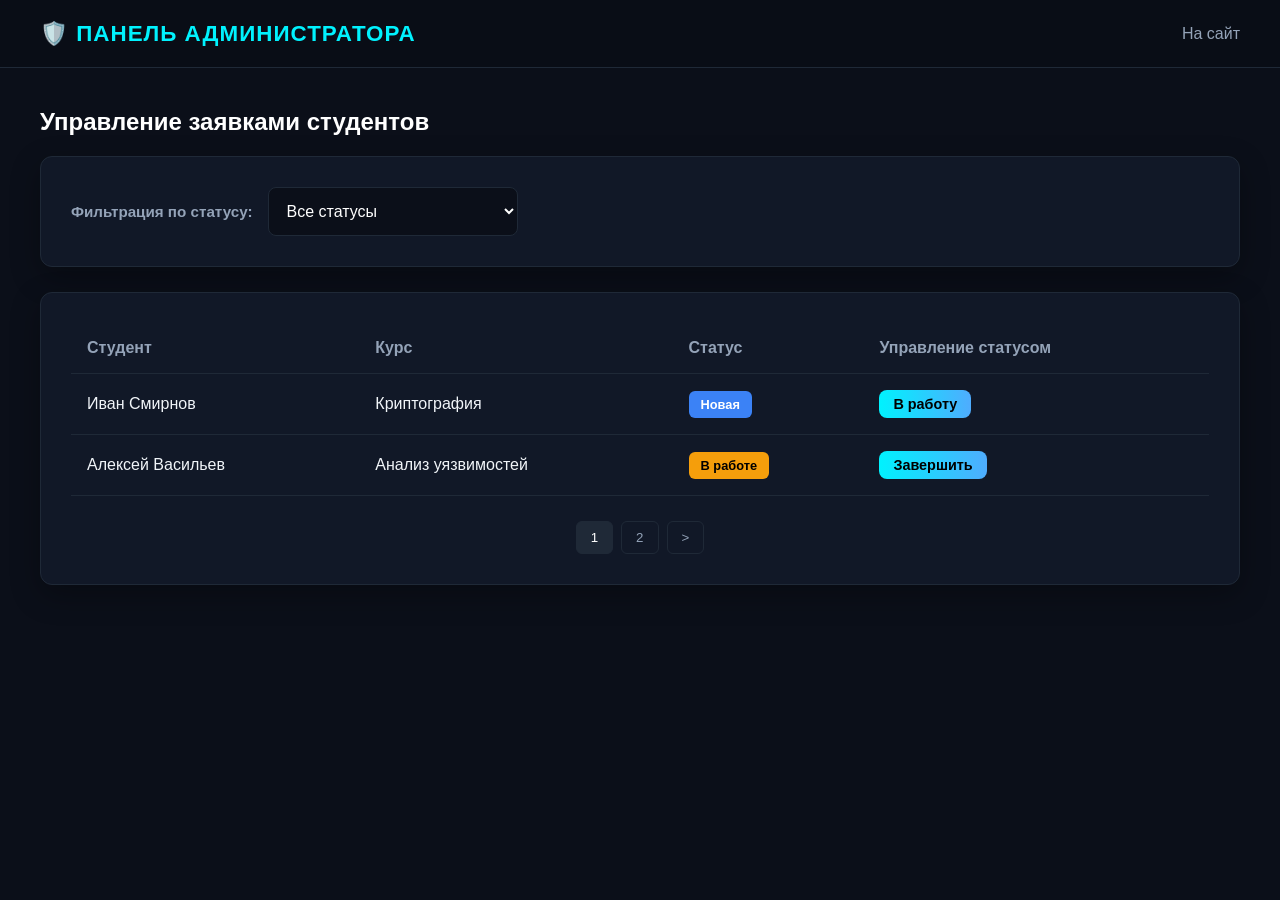
<file: CyberShield/Frontend/admin.html>
<!DOCTYPE html>
<html lang="ru">
<head>
  <meta charset="UTF-8">
  <meta name="viewport" content="width=device-width, initial-scale=1.0">
  <title>Панель администратора — Кибер Щит</title>
  <link rel="stylesheet" href="style.css">
</head>
<body>
  <header>
    <a href="index.html" class="logo">🛡️ ПАНЕЛЬ АДМИНИСТРАТОРА</a>
    <nav>
      <a href="index.html">На сайт</a>
    </nav>
  </header>

  <div class="container">
    <h2>Управление заявками студентов</h2>

    
    <div class="card" style="display: flex; gap: 15px; align-items: center; flex-wrap: wrap;">
      <label style="margin: 0; font-weight: bold;">Фильтрация по статусу:</label>
      <select id="filter" style="width: 250px;" onchange="filterStatus()">
        <option value="all">Все статусы</option>
        <option value="new">Новая</option>
        <option value="work">В работе</option>
        <option value="done">Завершена</option>
      </select>
    </div>

    <!-- Таблица заявок -->
    <div class="card table-responsive">
      <table>
        <thead>
          <tr>
            <th>Студент</th>
            <th>Курс</th>
            <th>Статус</th>
            <th>Управление статусом</th>
          </tr>
        </thead>
        <tbody id="adminTable">
          <tr data-status="new">
            <td>Иван Смирнов</td>
            <td>Криптография</td>
            <td><span class="badge badge-new">Новая</span></td>
            <td>
              <button class="btn" style="width: auto; padding: 6px 14px; font-size: 0.9rem;" onclick="updateStatus(this, 'work')">В работу</button>
            </td>
          </tr>
          <tr data-status="work">
            <td>Алексей Васильев</td>
            <td>Анализ уязвимостей</td>
            <td><span class="badge badge-work">В работе</span></td>
            <td>
              <button class="btn" style="width: auto; padding: 6px 14px; font-size: 0.9rem;" onclick="updateStatus(this, 'done')">Завершить</button>
            </td>
          </tr>
        </tbody>
      </table>

      <!-- Пагинация (постраничный вывод) -->
      <div style="display: flex; gap: 8px; margin-top: 25px; justify-content: center;">
        <button style="padding: 8px 14px; background: #1f2937; color: #fff; border: 1px solid var(--border); border-radius: 6px; cursor: pointer;">1</button>
        <button style="padding: 8px 14px; background: transparent; color: var(--text-muted); border: 1px solid var(--border); border-radius: 6px; cursor: pointer;">2</button>
        <button style="padding: 8px 14px; background: transparent; color: var(--text-muted); border: 1px solid var(--border); border-radius: 6px; cursor: pointer;">&gt;</button>
      </div>
    </div>
  </div>

  
  <div class="toast" id="toast">Статус заявки успешно обновлен!</div>

  <script>
    function updateStatus(btn, status) {
      const row = btn.closest('tr');
      const badge = row.querySelector('.badge');
      
      if (status === 'work') {
        badge.className = 'badge badge-work';
        badge.innerText = 'В работе';
        row.setAttribute('data-status', 'work');
        btn.innerText = 'Завершить';
        btn.setAttribute('onclick', "updateStatus(this, 'done')");
      } else if (status === 'done') {
        badge.className = 'badge badge-done';
        badge.innerText = 'Завершена';
        row.setAttribute('data-status', 'done');
        btn.style.display = 'none'; // Скрываем кнопку, когда завершено
      }

      
      const toast = document.getElementById('toast');
      toast.style.display = 'block';
      setTimeout(() => {
        toast.style.display = 'none';
      }, 2500);
    }

    function filterStatus() {
      const val = document.getElementById('filter').value;
      const rows = document.querySelectorAll('#adminTable tr');
      rows.forEach(r => {
        if (val === 'all' || r.getAttribute('data-status') === val) {
          r.style.display = '';
        } else {
          r.style.display = 'none';
        }
      });
    }
  </script>
</body>
</html>
</file>
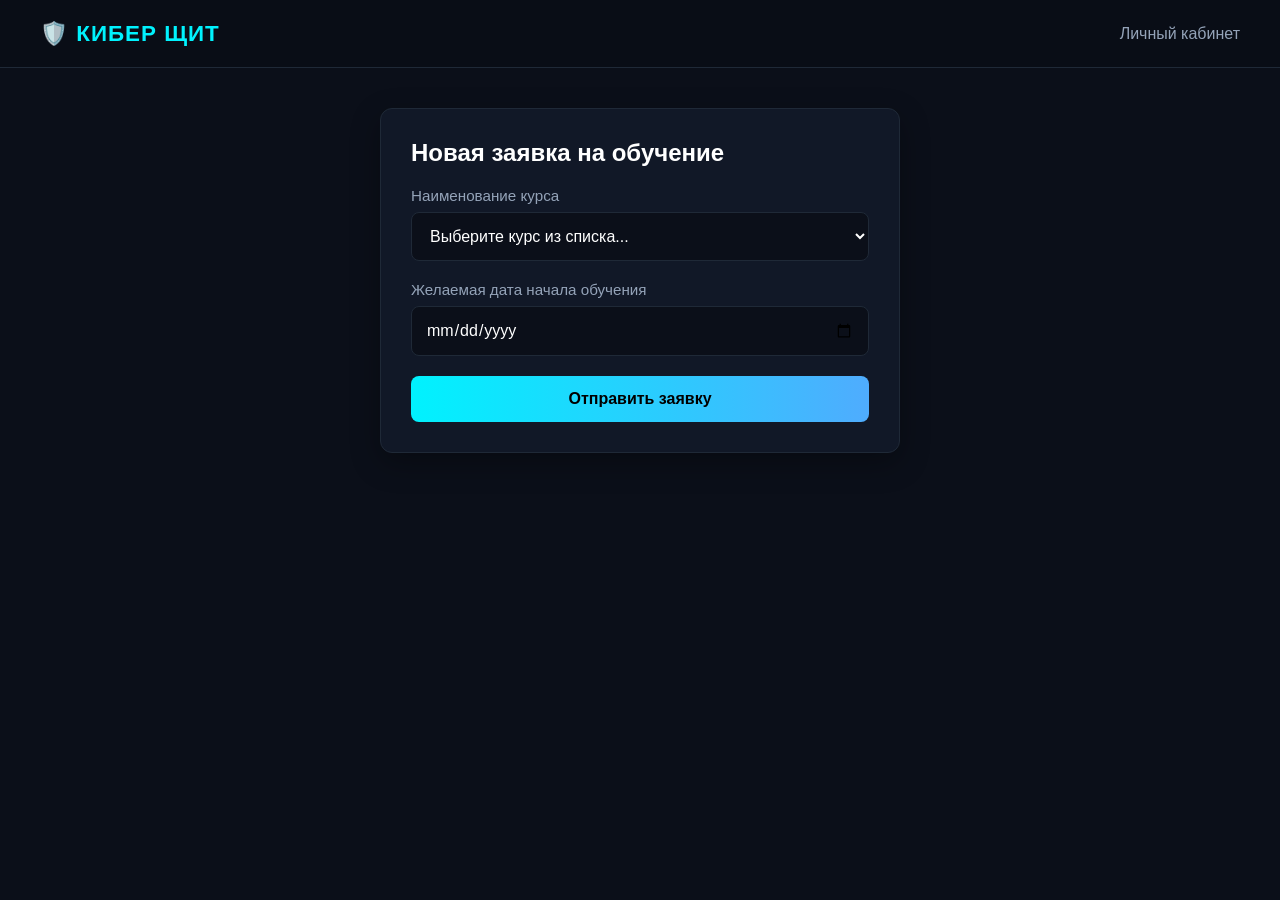
<file: CyberShield/Frontend/create-request.html>
<!DOCTYPE html>
<html lang="ru">
<head>
  <meta charset="UTF-8">
  <meta name="viewport" content="width=device-width, initial-scale=1.0">
  <title>Формирование заявки — Кибер Щит</title>
  <link rel="stylesheet" href="style.css">
</head>
<body>
  <header>
    <a href="index.html" class="logo">🛡️ КИБЕР ЩИТ</a>
    <nav>
      <a href="profile.html">Личный кабинет</a>
    </nav>
  </header>

  <div class="container" style="max-width: 600px;">
    <div class="card">
      <h2>Новая заявка на обучение</h2>
      <form id="reqForm">
        <div class="form-group">
          <label>Наименование курса</label>
          <select id="course" required>
            <option value="">Выберите курс из списка...</option>
            <option value="Основы пентеста">Основы пентеста</option>
            <option value="Криптография">Криптография</option>
            <option value="Сетевая безопасность">Сетевая безопасность</option>
            <option value="Анализ уязвимостей">Анализ уязвимостей</option>
          </select>
        </div>
        <div class="form-group">
          <label>Желаемая дата начала обучения</label>
          <input type="date" id="startDate" required>
        </div>
        <button type="submit" class="btn">Отправить заявку</button>
      </form>
    </div>
  </div>

  <script>
    document.getElementById('reqForm').addEventListener('submit', function(e) {
      e.preventDefault();
      alert('Заявка успешно сформирована и зарегистрирована!');
      window.location.href = 'profile.html';
    });
  </script>
</body>
</html>
</file>
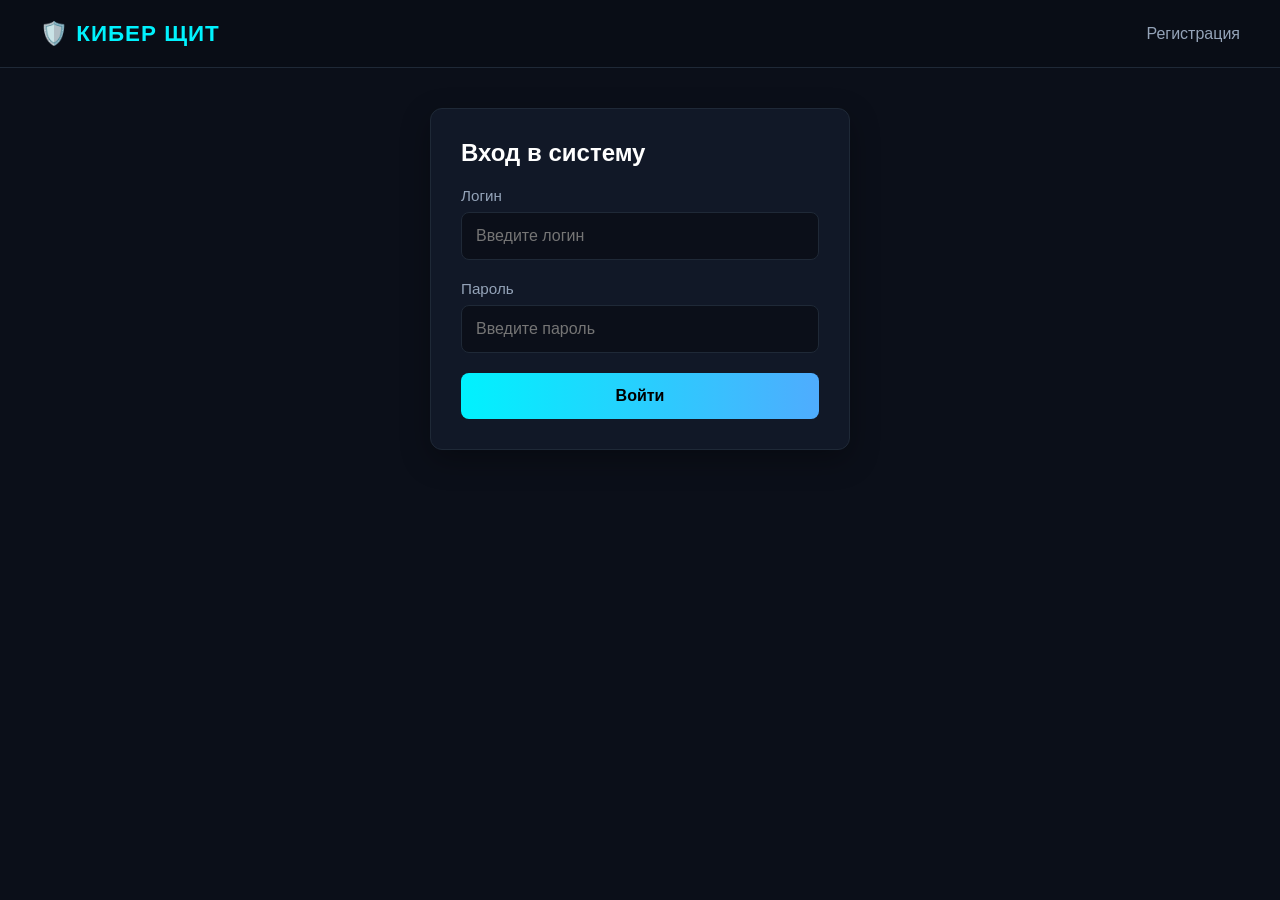
<file: CyberShield/Frontend/login.html>
<!DOCTYPE html>
<html lang="ru">
<head>
  <meta charset="UTF-8">
  <meta name="viewport" content="width=device-width, initial-scale=1.0">
  <title>Авторизация — Кибер Щит</title>
  <link rel="stylesheet" href="style.css">
</head>
<body>
  <header>
    <a href="index.html" class="logo">🛡️ КИБЕР ЩИТ</a>
    <nav>
      <a href="register.html">Регистрация</a>
    </nav>
  </header>

  <div class="container" style="max-width: 500px;">
    <div class="card">
      <h2>Вход в систему</h2>
      <form id="loginForm">
        <div class="form-group">
          <label>Логин</label>
          <input type="text" id="login" placeholder="Введите логин" required>
        </div>
        <div class="form-group">
          <label>Пароль</label>
          <input type="password" id="pass" placeholder="Введите пароль" required>
        </div>
        <div class="error-msg" id="authErr" style="margin-bottom: 20px; display: block;">Неверная пара логин/пароль</div>
        <button type="submit" class="btn">Войти</button>
      </form>
    </div>
  </div>

  <script>
    
    document.getElementById('authErr').style.display = 'none';

    document.getElementById('loginForm').addEventListener('submit', function(e) {
      e.preventDefault();
      const login = document.getElementById('login').value.trim();
      const pass = document.getElementById('pass').value;

      
      if (login === 'student' && pass === '123456') {
        window.location.href = 'profile.html';
      } else {
        document.getElementById('authErr').style.display = 'block';
      }
    });
  </script>
</body>
</html>
</file>
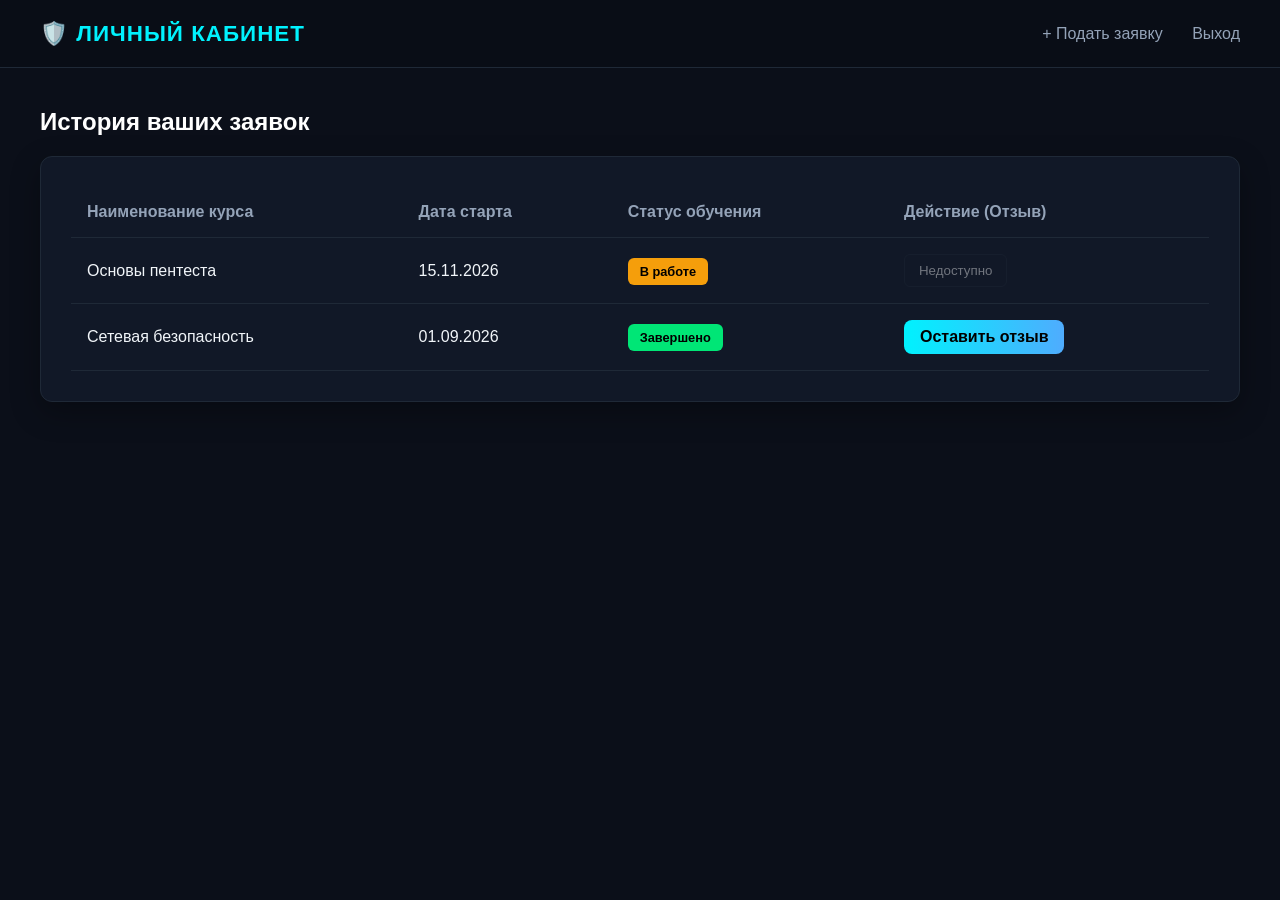
<file: CyberShield/Frontend/profile.html>
<!DOCTYPE html>
<html lang="ru">
<head>
  <meta charset="UTF-8">
  <meta name="viewport" content="width=device-width, initial-scale=1.0">
  <title>Личный кабинет — Кибер Щит</title>
  <link rel="stylesheet" href="style.css">
</head>
<body>
  <header>
    <a href="index.html" class="logo">🛡️ ЛИЧНЫЙ КАБИНЕТ</a>
    <nav>
      <a href="create-request.html">+ Подать заявку</a>
      <a href="index.html">Выход</a>
    </nav>
  </header>

  <div class="container">
    <h2>История ваших заявок</h2>
    <div class="card table-responsive">
      <table>
        <thead>
          <tr>
            <th>Наименование курса</th>
            <th>Дата старта</th>
            <th>Статус обучения</th>
            <th>Действие (Отзыв)</th>
          </tr>
        </thead>
        <tbody>
          <tr>
            <td>Основы пентеста</td>
            <td>15.11.2026</td>
            <td><span class="badge badge-work">В работе</span></td>
            <td><button disabled style="opacity: 0.4; padding: 8px 14px; background: transparent; color: #fff; border: 1px solid var(--border); border-radius: 6px;">Недоступно</button></td>
          </tr>
          <tr>
            <td>Сетевая безопасность</td>
            <td>01.09.2026</td>
            <td><span class="badge badge-done">Завершено</span></td>
            <td><button class="btn" style="padding: 8px 16px; width: auto;" onclick="openReview()">Оставить отзыв</button></td>
          </tr>
        </tbody>
      </table>
    </div>

    
    <div class="card" id="reviewBox" style="display: none;">
      <h3>Оставить отзыв о курсе "Сетевая безопасность"</h3>
      <div class="form-group" style="margin-top: 15px;">
        <textarea rows="4" placeholder="Поделитесь впечатлениями об учебном процессе..."></textarea>
      </div>
      <button class="btn" style="width: auto; padding: 10px 25px;" onclick="sendReview()">Отправить отзыв</button>
    </div>
  </div>

  <script>
    function openReview() {
      const box = document.getElementById('reviewBox');
      box.style.display = 'block';
      box.scrollIntoView({ behavior: 'smooth' });
    }
    function sendReview() {
      alert('Спасибо! Ваш отзыв успешно сохранен.');
      document.getElementById('reviewBox').style.display = 'none';
    }
  </script>
</body>
</html>
</file>
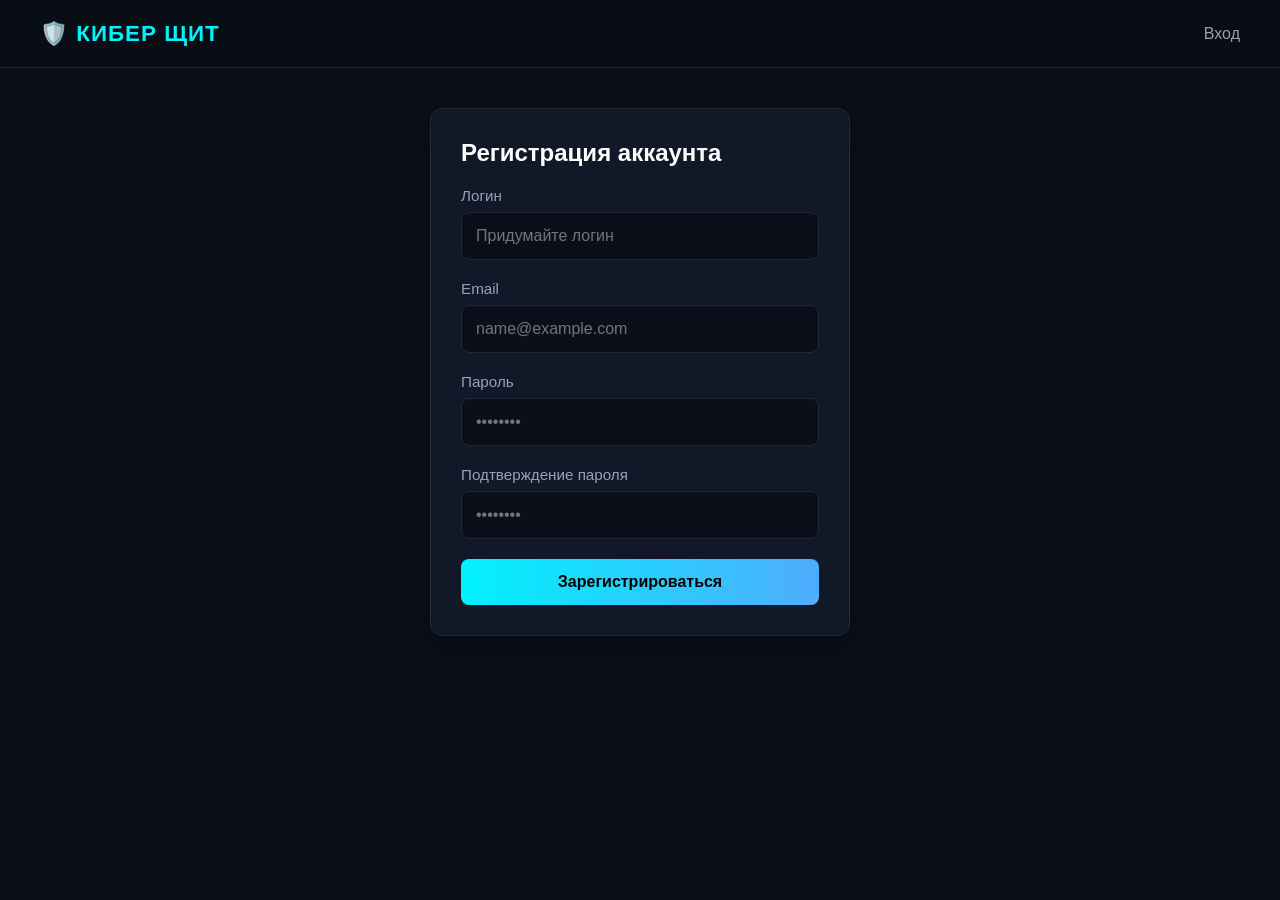
<file: CyberShield/Frontend/register.html>
<!DOCTYPE html>
<html lang="ru">
<head>
  <meta charset="UTF-8">
  <meta name="viewport" content="width=device-width, initial-scale=1.0">
  <title>Регистрация — Кибер Щит</title>
  <link rel="stylesheet" href="style.css">
</head>
<body>
  <header>
    <a href="index.html" class="logo">🛡️ КИБЕР ЩИТ</a>
    <nav>
      <a href="login.html">Вход</a>
    </nav>
  </header>

  <div class="container" style="max-width: 500px;">
    <div class="card">
      <h2>Регистрация аккаунта</h2>
      <form id="regForm">
        <div class="form-group">
          <label>Логин</label>
          <input type="text" id="login" placeholder="Придумайте логин" required>
          <div class="error-msg" id="loginErr">Этот логин уже занят в базе</div>
        </div>
        <div class="form-group">
          <label>Email</label>
          <input type="email" id="email" placeholder="name@example.com" required>
          <div class="error-msg" id="emailErr">Неверный формат email адреса</div>
        </div>
        <div class="form-group">
          <label>Пароль</label>
          <input type="password" id="pass" placeholder="••••••••" required>
        </div>
        <div class="form-group">
          <label>Подтверждение пароля</label>
          <input type="password" id="confirmPass" placeholder="••••••••" required>
          <div class="error-msg" id="passErr">Пароли не совпадают</div>
        </div>
        <button type="submit" class="btn">Зарегистрироваться</button>
      </form>
    </div>
  </div>

  <script>
    document.getElementById('regForm').addEventListener('submit', function(e) {
      e.preventDefault();
      
      const login = document.getElementById('login').value.trim();
      const email = document.getElementById('email').value.trim();
      const pass = document.getElementById('pass').value;
      const confirmPass = document.getElementById('confirmPass').value;

      let valid = true;

      
      if (login.toLowerCase() === 'admin' || login.toLowerCase() === 'user') {
        document.getElementById('loginErr').style.display = 'block';
        valid = false;
      } else {
        document.getElementById('loginErr').style.display = 'none';
      }

      
      if (!email.includes('@') || !email.includes('.')) {
        document.getElementById('emailErr').style.display = 'block';
        valid = false;
      } else {
        document.getElementById('emailErr').style.display = 'none';
      }

      
      if (pass !== confirmPass) {
        document.getElementById('passErr').style.display = 'block';
        valid = false;
      } else {
        document.getElementById('passErr').style.display = 'none';
      }

      if (valid) {
        alert('Регистрация прошла успешно! Данные записаны в базу.');
        window.location.href = 'login.html';
      }
    });
  </script>
</body>
</html>
</file>
<file: CyberShield/Frontend/style.css>
:root {
  --bg-color: #0b0f19;
  --card-bg: #111827;
  --accent-color: #00f2fe;
  --accent-hover: #4facfe;
  --text-main: #f1f5f9;
  --text-muted: #94a3b8;
  --danger: #ff4d4d;
  --success: #00e676;
  --border: #1f2937;
}

* {
  box-sizing: border-box;
  margin: 0;
  padding: 0;
  font-family: 'Segoe UI', Tahoma, Geneva, Verdana, sans-serif;
}

body {
  background-color: var(--bg-color);
  color: var(--text-main);
  display: flex;
  flex-direction: column;
  min-height: 100vh;
}


header {
  background: #090d16;
  border-bottom: 1px solid var(--border);
  padding: 20px 40px;
  display: flex;
  justify-content: space-between;
  align-items: center;
}

.logo {
  font-size: 1.4rem;
  font-weight: bold;
  color: var(--accent-color);
  text-decoration: none;
  letter-spacing: 1px;
}

nav a {
  color: var(--text-muted);
  text-decoration: none;
  margin-left: 25px;
  font-size: 1rem;
  transition: color 0.2s;
}

nav a:hover, nav a.active {
  color: var(--accent-color);
}


.container {
  max-width: 1400px;
  width: 100%;
  margin: 0 auto;
  padding: 40px;
  flex: 1;
}


.card {
  background: var(--card-bg);
  border: 1px solid var(--border);
  border-radius: 12px;
  padding: 30px;
  margin-bottom: 25px;
  box-shadow: 0 10px 30px rgba(0, 0, 0, 0.3);
}

h1, h2, h3 {
  margin-bottom: 20px;
  color: #fff;
}

.form-group {
  margin-bottom: 20px;
}

label {
  display: block;
  margin-bottom: 8px;
  color: var(--text-muted);
  font-size: 0.95rem;
}

input, select, textarea {
  width: 100%;
  padding: 14px;
  background: #0b0f19;
  border: 1px solid var(--border);
  border-radius: 8px;
  color: #fff;
  font-size: 1rem;
}

input:focus, select:focus, textarea:focus {
  outline: none;
  border-color: var(--accent-color);
}

.error-msg {
  color: var(--danger);
  font-size: 0.85rem;
  margin-top: 6px;
  display: none;
}

.btn {
  width: 100%;
  padding: 14px;
  background: linear-gradient(90deg, var(--accent-color), var(--accent-hover));
  border: none;
  border-radius: 8px;
  color: #000;
  font-weight: bold;
  font-size: 1rem;
  cursor: pointer;
  transition: opacity 0.2s;
}

.btn:hover {
  opacity: 0.9;
}

/* Слайдер (4 изображения, авто-смена 3 сек, стрелки) */
.slider-container {
  position: relative;
  max-width: 1000px;
  height: 450px;
  margin: 0 auto 30px;
  overflow: hidden;
  border-radius: 12px;
  border: 1px solid var(--border);
}

.slides {
  display: flex;
  transition: transform 0.5s ease-in-out;
  height: 100%;
}

.slide {
  min-width: 100%;
  height: 100%;
  object-fit: cover;
}

.slider-btn {
  position: absolute;
  top: 50%;
  transform: translateY(-50%);
  background: rgba(0, 0, 0, 0.7);
  color: #fff;
  border: none;
  padding: 15px 20px;
  cursor: pointer;
  border-radius: 50%;
  font-size: 1.2rem;
  transition: background 0.2s;
}

.slider-btn:hover { background: rgba(0, 242, 254, 0.8); color: #000; }
.prev-btn { left: 20px; }
.next-btn { right: 20px; }


.table-responsive {
  overflow-x: auto;
}

table {
  width: 100%;
  border-collapse: collapse;
  text-align: left;
}

th, td {
  padding: 16px;
  border-bottom: 1px solid var(--border);
}

th {
  color: var(--text-muted);
  font-weight: 600;
}

.badge {
  padding: 6px 12px;
  border-radius: 6px;
  font-size: 0.8rem;
  font-weight: bold;
}

.badge-new { background: #3b82f6; color: #fff; }
.badge-work { background: #f59e0b; color: #000; }
.badge-done { background: var(--success); color: #000; }


.toast {
  position: fixed;
  bottom: 30px;
  right: 30px;
  background: var(--success);
  color: #000;
  padding: 16px 24px;
  border-radius: 8px;
  font-weight: bold;
  display: none;
  z-index: 1000;
  box-shadow: 0 5px 15px rgba(0,0,0,0.3);
}


@media (max-width: 600px) {
  header {
    flex-direction: column;
    gap: 12px;
    padding: 15px;
    text-align: center;
  }
  nav a {
    margin: 0 8px;
    font-size: 0.9rem;
  }
  .container {
    padding: 15px;
    max-width: 390px; /* Жесткая привязка к мобильной ширине из ТЗ */
  }
  .slider-container {
    height: 220px;
  }
  .card {
    padding: 20px;
  }
}
</file>
